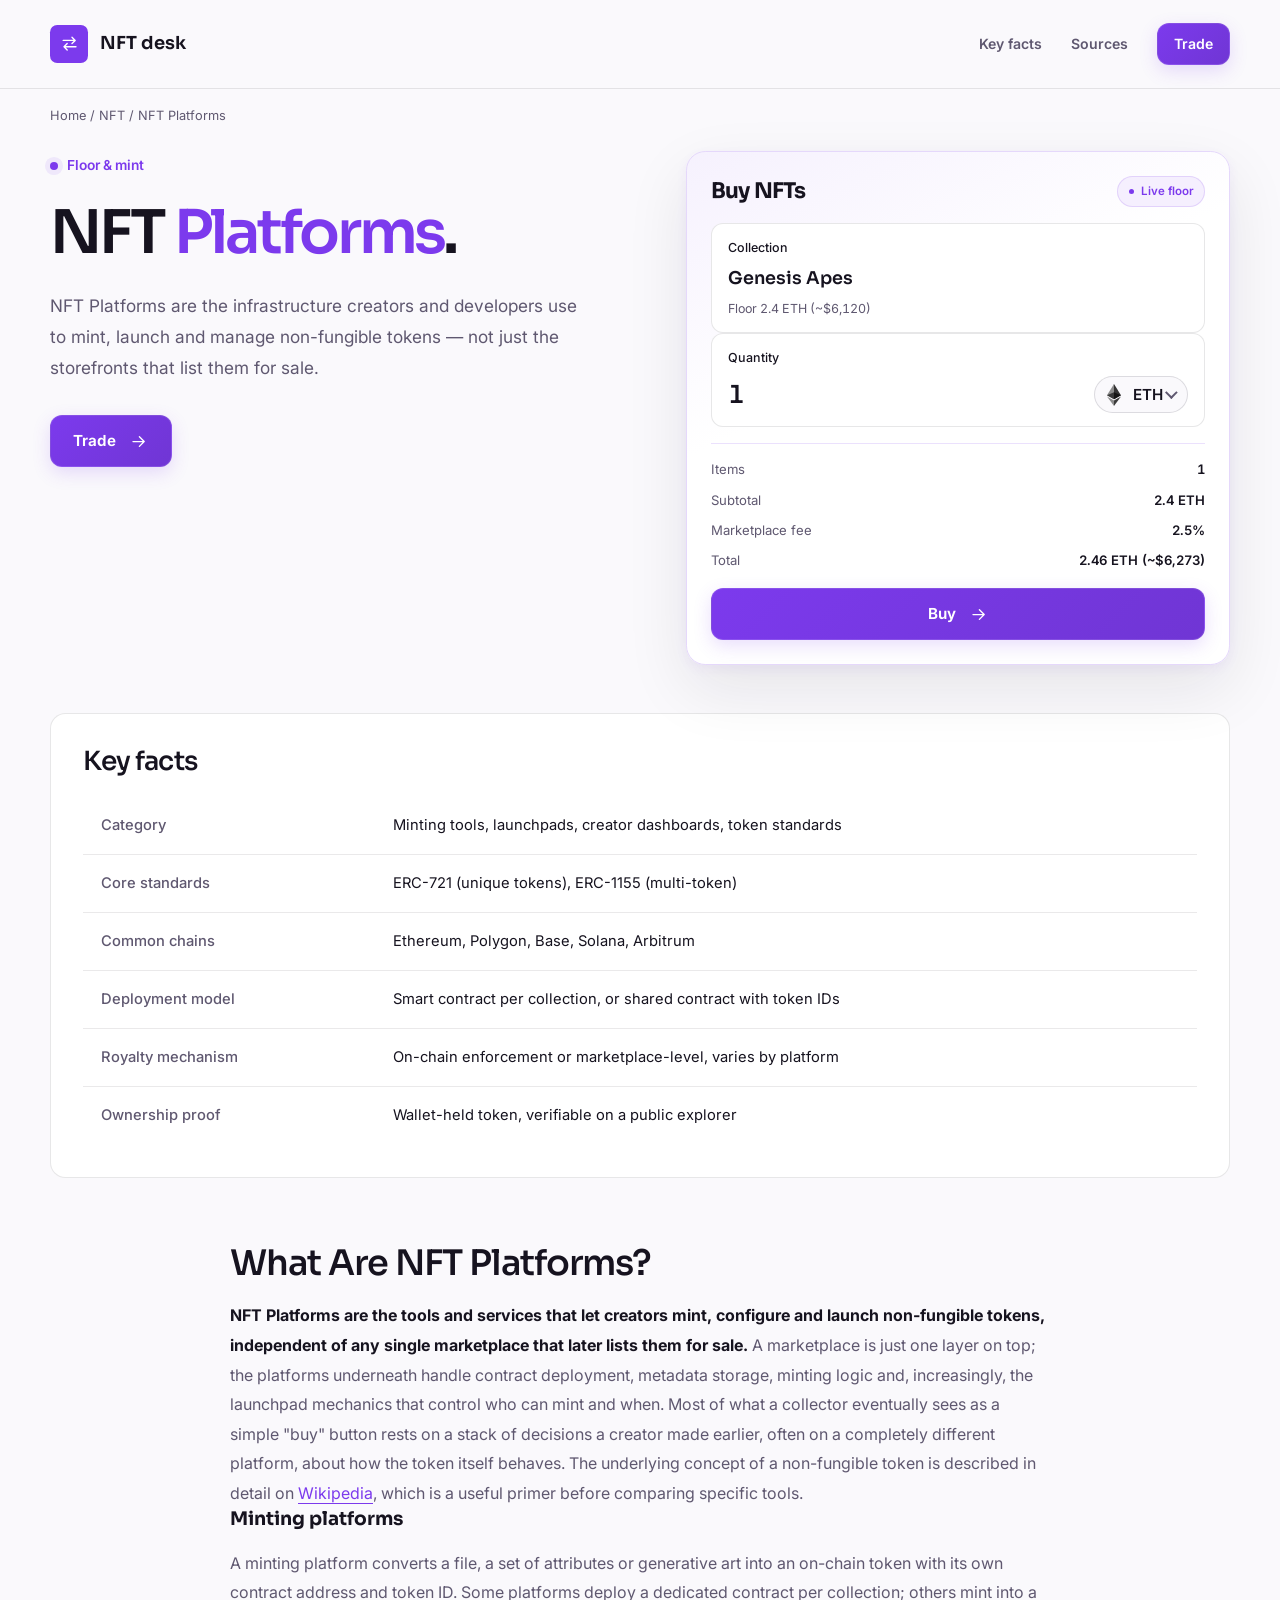
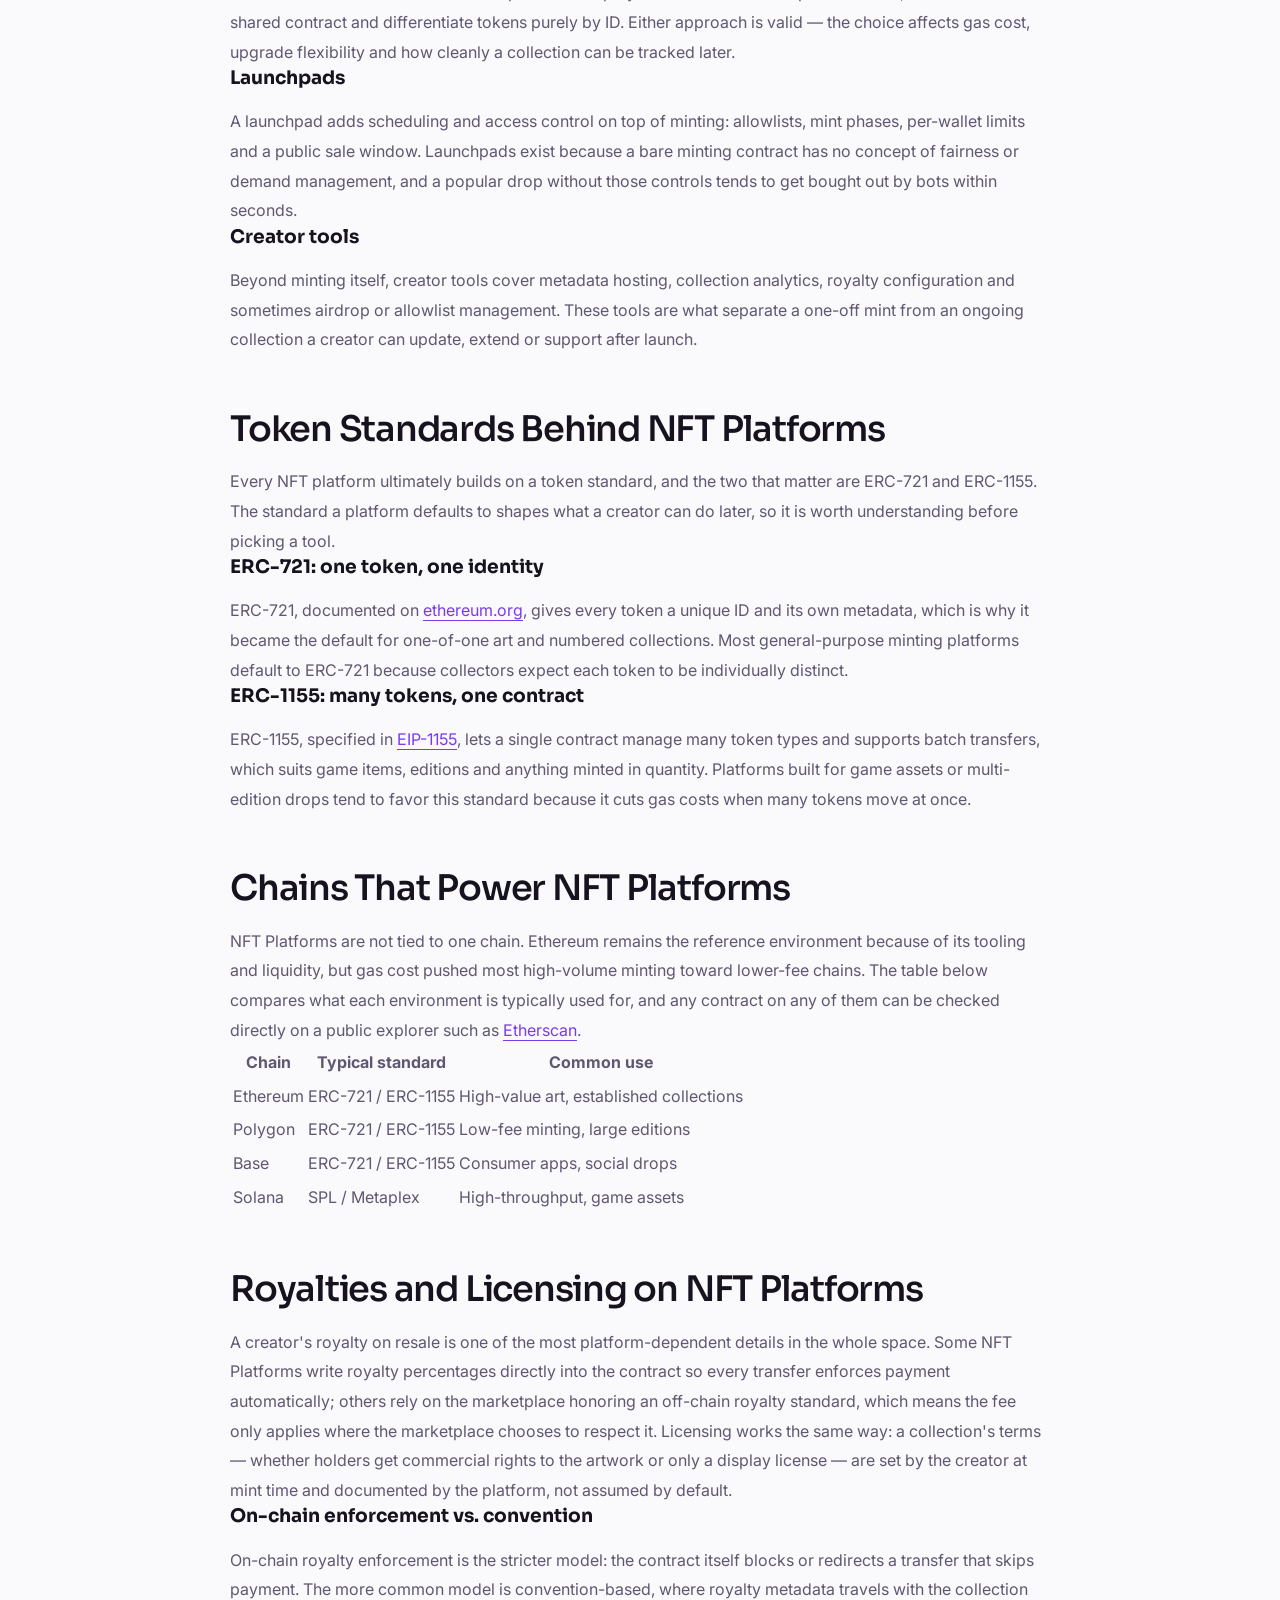
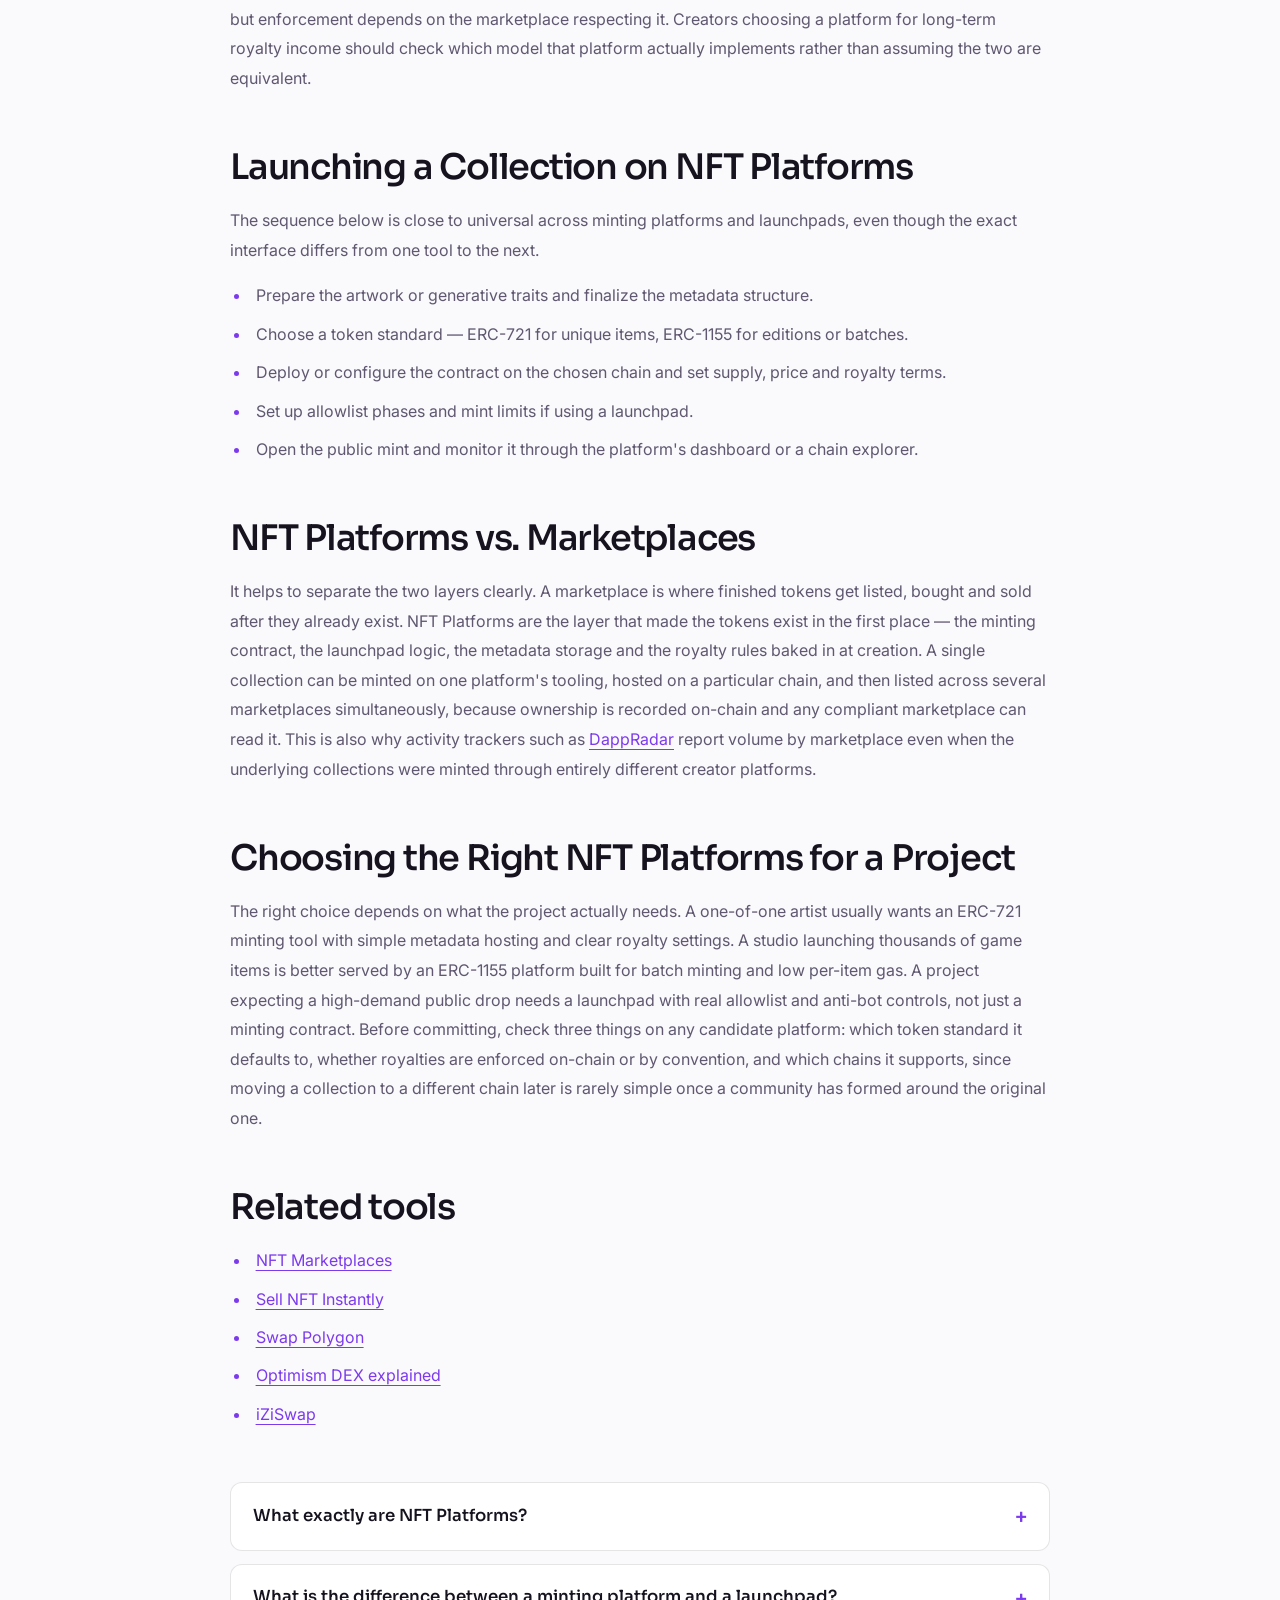
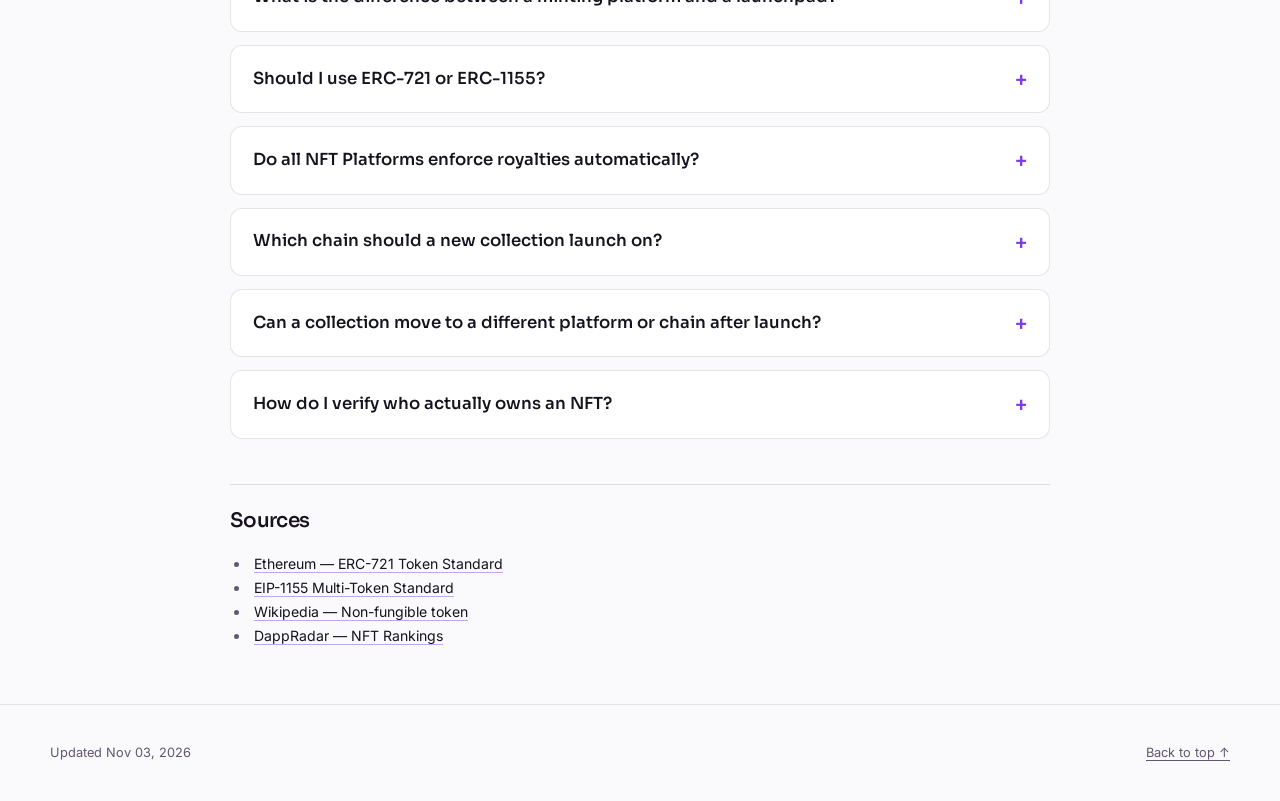
<file: index.html>
<!doctype html>
<html lang="en">
<head>
  <meta charset="utf-8">
  <meta name="viewport" content="width=device-width, initial-scale=1">
  <title>NFT Platforms — Minting, Launchpads & Creator Tools Explained</title>
  <meta name="description" content="NFT Platforms are the minting tools, launchpads, token standards and chains creators use to build and manage collections. Learn how ERC-721 and ERC-1155 work, how royalties are set, and how to launch a collection.">
  <link rel="canonical" href="https://nft-platforms.github.io/">
  <meta property="og:type" content="website">
  <meta property="og:title" content="NFT Platforms">
  <meta property="og:description" content="NFT Platforms are the minting tools, launchpads, token standards and chains creators use to build and manage collections. Learn how ERC-721 and ERC-1155 work, how royalties are set, and how to launch a collection.">
  <meta property="og:url" content="https://nft-platforms.github.io/">
  <meta property="og:image" content="https://nft-platforms.github.io/og.png">
  <meta name="twitter:card" content="summary_large_image">
  <meta name="twitter:title" content="NFT Platforms">
  <meta name="twitter:description" content="NFT Platforms are the minting tools, launchpads, token standards and chains creators use to build and manage collections. Learn how ERC-721 and ERC-1155 work, how royalties are set, and how to launch a collection.">
  <meta name="twitter:image" content="https://nft-platforms.github.io/og.png">
<link rel="preconnect" href="https://fonts.googleapis.com"><link rel="preconnect" href="https://fonts.gstatic.com" crossorigin><link rel="stylesheet" href="https://fonts.googleapis.com/css2?family=Inter:wght@400;500;600;700&family=Sora:wght@500;600;700&display=swap">
<script type="application/ld+json">{"@context": "https://schema.org", "@graph": [{"@type": "WebSite", "@id": "https://nft-platforms.github.io/#website", "url": "https://nft-platforms.github.io/", "name": "NFT Platforms — Minting, Launchpads & Creator Tools Explained"}, {"@type": "WebPage", "@id": "https://nft-platforms.github.io/#webpage", "url": "https://nft-platforms.github.io/", "name": "NFT Platforms — Minting, Launchpads & Creator Tools Explained", "isPartOf": {"@id": "https://nft-platforms.github.io/#website"}, "description": "NFT Platforms are the minting tools, launchpads, token standards and chains creators use to build and manage collections. Learn how ERC-721 and ERC-1155 work, how royalties are set, and how to launch a collection.", "datePublished": "2026-11-03", "dateModified": "2026-11-03"}, {"@type": "SoftwareApplication", "name": "NFT Platforms", "applicationCategory": "FinanceApplication", "operatingSystem": "Web", "offers": {"@type": "Offer", "price": "0", "priceCurrency": "USD"}}, {"@type": "BreadcrumbList", "itemListElement": [{"@type": "ListItem", "position": 1, "name": "Home", "item": "https://nft-platforms.github.io/"}, {"@type": "ListItem", "position": 2, "name": "NFT"}, {"@type": "ListItem", "position": 3, "name": "NFT Platforms"}]}, {"@type": "FAQPage", "mainEntity": [{"@type": "Question", "name": "What exactly are NFT Platforms?", "acceptedAnswer": {"@type": "Answer", "text": "NFT Platforms are the minting tools, launchpads, creator dashboards and underlying token standards used to create and manage non-fungible tokens, as distinct from the marketplaces that later list them for sale."}}, {"@type": "Question", "name": "What is the difference between a minting platform and a launchpad?", "acceptedAnswer": {"@type": "Answer", "text": "A minting platform turns artwork or metadata into an on-chain token. A launchpad adds scheduling and access control on top — allowlists, mint phases and per-wallet limits — for a public drop."}}, {"@type": "Question", "name": "Should I use ERC-721 or ERC-1155?", "acceptedAnswer": {"@type": "Answer", "text": "ERC-721 suits unique, one-of-one tokens where each item needs its own identity. ERC-1155 suits editions, game items or anything minted in quantity, since one contract can manage many token types and batch transfers."}}, {"@type": "Question", "name": "Do all NFT Platforms enforce royalties automatically?", "acceptedAnswer": {"@type": "Answer", "text": "No. Some write royalty enforcement directly into the contract, while others rely on marketplaces voluntarily honoring royalty metadata. The two models behave very differently for long-term creator income."}}, {"@type": "Question", "name": "Which chain should a new collection launch on?", "acceptedAnswer": {"@type": "Answer", "text": "It depends on the project. Ethereum offers the deepest liquidity and tooling, while Polygon, Base and Solana offer lower fees for high-volume or game-asset minting. Check chain support before committing to a platform."}}, {"@type": "Question", "name": "Can a collection move to a different platform or chain after launch?", "acceptedAnswer": {"@type": "Answer", "text": "Moving a live collection to a different chain or minting platform is difficult once a community and secondary market exist around the original contract, so chain and standard choices are worth getting right before launch."}}, {"@type": "Question", "name": "How do I verify who actually owns an NFT?", "acceptedAnswer": {"@type": "Answer", "text": "Ownership is recorded on-chain against the token's contract and ID, so anyone can check the current holder of a specific token directly on a public chain explorer."}}]}]}</script>
  <style>
    :root{--bg:#FAF9FC;--surface:#FFFFFF;--text:#16131F;--muted:#5F5870;--accent:#7C3AED;--accent-ink:#FFFFFF;--radius:12px;--display:"Sora";--body:"Inter"}
    * { box-sizing: border-box; }
    html { scroll-behavior: smooth; scroll-padding-top: 2rem; }
    body { margin: 0; background: var(--bg); color: var(--text); font: 400 1rem/1.7 var(--body); -webkit-font-smoothing: antialiased; }
    a { color: var(--accent); text-underline-offset: .22em; }
    a:hover { text-decoration-thickness: .12em; }
    :focus-visible { outline: 3px solid var(--accent); outline-offset: 5px; }
    ::selection { background: var(--accent); color: var(--accent-ink); }
    h1, h2, h3, h4, h5, h6 { font-family: var(--display); line-height: 1.15; text-wrap: balance; }
    p, h1, h2, h3 { margin-top: 0; }
    img, svg { max-width: 100%; vertical-align: middle; }
    .cefe23b { width: min(1180px, calc(100% - 3rem)); margin-inline: auto; }
    .c5c0a72 { position: absolute; z-index: 5; top: .5rem; left: 1rem; padding: .7rem 1rem; background: var(--surface); transform: translateY(-180%); border-radius: var(--radius); }
    .c5c0a72:focus { transform: translateY(0); }
    .c41268d { border-bottom: 1px solid color-mix(in srgb,var(--text) 10%,transparent); }
    .c22b715 { min-height: 88px; display: flex; align-items: center; justify-content: space-between; gap: 1.5rem; }
    .cb86755 { display: inline-flex; align-items: center; gap: .7rem; color: var(--text); font: 650 1.12rem/1.2 var(--display); text-decoration: none; }
    .c9a3a81 { display: grid; place-items: center; width: 2.4rem; height: 2.4rem; border-radius: calc(var(--radius) * .6); background: var(--accent); color: var(--accent-ink); }
    .c5bae2e { width: 1.2rem; height: 1.2rem; fill: none; stroke: var(--accent-ink); stroke-width: 1.7; stroke-linecap: round; stroke-linejoin: round; flex: 0 0 auto; }
    .cdcd568 { display: flex; align-items: center; gap: 1.8rem; }
    .cdcd568 > a { font-size: .88rem; font-weight: 600; text-decoration: none; }
    .cdcd568 > a:not(.c3c525a) { color: var(--muted); }
    .c3c525a { display: inline-flex; align-items: center; justify-content: center; gap: .8rem; min-height: 52px; padding: .85rem 1.4rem; border: 1px solid color-mix(in srgb,var(--accent-ink) 12%,transparent); border-radius: var(--radius); background: linear-gradient(135deg,var(--accent),color-mix(in srgb,var(--accent) 88%,var(--text))); color: var(--accent-ink); font: 650 .95rem/1.3 var(--body); text-decoration: none; box-shadow: 0 6px 18px color-mix(in srgb,var(--accent) 17%,transparent); transition: transform .18s ease, box-shadow .18s ease; }
    .c3c525a:hover { transform: translateY(-2px); box-shadow: 0 9px 24px color-mix(in srgb,var(--accent) 25%,transparent); }
    .c22b715 .c3c525a { min-height: 42px; padding: .65rem 1rem; }
    .c1f2489 { padding-block: 1rem 0; color: var(--muted); font-size: .8rem; overflow-wrap: anywhere; }
    .c98dff1 { color: var(--muted); }
    .c98dff1 a, a.c98dff1 { color: var(--muted); text-decoration: none; }
    .c98dff1 a:hover, a.c98dff1:hover { color: var(--accent); text-decoration: underline; }
    .c98dff1 ol, .c98dff1 ul { display: flex; flex-wrap: wrap; gap: .5rem 1rem; padding: 0; margin: 0; list-style: none; }
    .cdb88d6 { display: grid; grid-template-columns: minmax(0,1.05fr) minmax(0,1fr); gap: clamp(2rem,5vw,4.5rem); align-items: start; padding-block: 1.5rem 3rem; }
    .ce35897 { display: inline-flex; align-items: center; gap: .55rem; margin-bottom: 1.3rem; color: var(--accent); font-size: .86rem; font-weight: 600; }
    .ce35897::before { content: ""; width: .5rem; height: .5rem; border-radius: 50%; background: var(--accent); box-shadow: 0 0 0 5px color-mix(in srgb,var(--accent) 9%,transparent); }
    h1 { margin-bottom: 1.4rem; font-size: clamp(2.5rem,4.7vw,4.35rem); font-weight: 600; letter-spacing: -.055em; overflow-wrap: anywhere; }
    h1 em { color: var(--accent); font-style: normal; }
    .c3bf0f1 { max-width: 48ch; margin-bottom: 2rem; color: var(--muted); font-size: 1.08rem; line-height: 1.8; }
    .cc788be { position: relative; min-width: 0; padding: clamp(1.1rem,2.4vw,1.5rem); border: 1px solid color-mix(in srgb,var(--accent) 20%,var(--surface)); border-radius: calc(var(--radius) * 1.6); background: linear-gradient(155deg,color-mix(in srgb,var(--accent) 7%,var(--surface)),var(--surface) 40%); box-shadow: 0 24px 64px color-mix(in srgb,var(--text) 9%,transparent),0 4px 12px color-mix(in srgb,var(--accent) 6%,transparent); }
    .c02a551 { display: flex; flex-wrap: wrap; align-items: center; justify-content: space-between; gap: .7rem; margin-bottom: 1rem; }
    .c02a551 h2 { margin: 0; font-size: 1.35rem; letter-spacing: -.035em; }
    .c7a1a65 { display: inline-flex; align-items: center; gap: .4rem; padding: .3rem .65rem; border: 1px solid color-mix(in srgb,var(--accent) 16%,transparent); border-radius: 999px; background: color-mix(in srgb,var(--accent) 8%,var(--surface)); color: var(--accent); font-size: .72rem; font-weight: 600; }
    .c7a1a65::before { content: ""; width: .35rem; height: .35rem; border-radius: 50%; background: var(--accent); }
    .route { display: grid; grid-template-columns: minmax(0,1fr) auto minmax(0,1fr); align-items: center; gap: .8rem; padding: .8rem; margin-bottom: 1rem; border: 1px solid color-mix(in srgb,var(--text) 9%,transparent); border-radius: var(--radius); background: var(--surface); }
    .endpoint { min-width: 0; display: flex; flex-direction: column; align-items: flex-start; gap: .45rem; }
    .endpoint:last-child { align-items: flex-end; }
    .endpoint-label, .ce69969 { color: var(--muted); font-size: .78rem; font-weight: 500; }
    .logo { display: flex; align-items: center; min-height: 36px; max-width: 100%; overflow-wrap: anywhere; font: 600 1rem/1.3 var(--display); }
    .logo img, .logo svg { max-height: 36px; width: auto; max-width: 100%; object-fit: contain; }
    .route-arrow { display: grid; place-items: center; width: 2.25rem; height: 2.25rem; border-radius: 50%; background: color-mix(in srgb,var(--accent) 9%,var(--surface)); }
    .route-arrow .c5bae2e { stroke: var(--accent); }
    .ce69969 { display: block; margin-bottom: .5rem; color: var(--text); }
    .amount-field { display: flex; align-items: center; gap: .75rem; padding: .8rem 1rem; border: 1px solid color-mix(in srgb,var(--text) 18%,transparent); border-radius: var(--radius); background: var(--bg); transition: border-color .18s ease; }
    .amount-field:focus-within { border-color: var(--accent); box-shadow: 0 0 0 3px color-mix(in srgb,var(--accent) 12%,transparent); }
    .amount-field input { width: 100%; min-width: 0; padding: .2rem 0; border: 0; background: var(--bg); color: var(--text); font: 550 1.6rem/1.2 var(--display); font-variant-numeric: tabular-nums; }
    .amount-field input:focus { outline: 0; }
    .unit { color: var(--muted); font-size: .8rem; }
    .c4d5000 { margin: .45rem 0 .85rem; color: var(--muted); font-size: .74rem; }
    .field-error { margin: .5rem 0; color: var(--text); font-size: .8rem; font-weight: 600; }
    [hidden] { display: none !important; }
    .estimate { padding: 1rem; border-radius: var(--radius); background: linear-gradient(120deg,color-mix(in srgb,var(--accent) 12%,var(--surface)),color-mix(in srgb,var(--accent) 4%,var(--surface))); }
    .estimate-label { margin-bottom: .25rem; color: var(--muted); font-size: .8rem; }
    .estimate-value { display: block; color: var(--text); font: 600 clamp(1.7rem,3vw,2.5rem)/1.3 var(--display); letter-spacing: -.04em; font-variant-numeric: tabular-nums; overflow-wrap: anywhere; }
    .estimate-value small { color: var(--muted); font: 400 .8rem/1.4 var(--body); letter-spacing: 0; }
    .estimate dl { display: grid; gap: .5rem; margin: .8rem 0 0; padding-top: .8rem; border-top: 1px solid color-mix(in srgb,var(--accent) 15%,transparent); font-size: .8rem; }
    .estimate dl div { display: flex; flex-wrap: wrap; justify-content: space-between; gap: .25rem 1rem; }
    .estimate dt { color: var(--muted); }
    .estimate dd { margin: 0; font-weight: 600; font-variant-numeric: tabular-nums; }
    .method { margin-block: .7rem; color: var(--muted); font-size: .75rem; }
    .method summary { width: fit-content; color: var(--text); cursor: pointer; }
    .method p { margin: .65rem 0 0; }
    .cc788be > .c3c525a { width: 100%; }
    .c5db0c0 { padding: .8rem 1rem; border: 1px solid color-mix(in srgb,var(--text) 10%,transparent); border-radius: var(--radius); background: var(--surface); }
    .c4f18f0 { margin-bottom: .45rem; }
    .c3bcf56 { display: flex; align-items: center; gap: .75rem; }
    .cf9f1cc { flex: 1; min-width: 0; padding: 0; border: 0; background: transparent; color: var(--text); font: 550 1.55rem/1.2 var(--display); font-variant-numeric: tabular-nums; overflow-wrap: anywhere; }
    .cf9f1cc:focus { outline: 0; }
    .c74b5a6 { position: relative; display: inline-flex; align-items: center; gap: .5rem; flex: none; padding: .4rem 1.5rem .4rem .5rem; border: 1px solid color-mix(in srgb,var(--text) 13%,transparent); border-radius: 999px; background: var(--bg); }
    .c4c0dd8 { width: 22px; height: 22px; border-radius: 50%; object-fit: contain; flex: none; }
    .c0ac89a { border: 0; background: transparent; color: var(--text); font: 600 .95rem/1 var(--body); cursor: pointer; appearance: none; -webkit-appearance: none; }
    .c0ac89a:focus { outline: 0; }
    .c74b5a6::after { content: ""; position: absolute; right: .7rem; width: .42rem; height: .42rem; border-right: 2px solid var(--muted); border-bottom: 2px solid var(--muted); transform: translateY(-2px) rotate(45deg); pointer-events: none; }
    .ca08b41 { margin-top: .4rem; color: var(--muted); font-size: .78rem; font-variant-numeric: tabular-nums; }
    .swap-switch { position: relative; z-index: 1; display: grid; place-items: center; width: 2.4rem; height: 2.4rem; margin: -.55rem auto; padding: 0; border: 3px solid var(--surface); border-radius: 50%; background: color-mix(in srgb,var(--accent) 13%,var(--surface)); color: var(--accent); cursor: pointer; transition: transform .2s ease, background .2s ease; }
    .swap-switch svg { width: 1.1rem; height: 1.1rem; fill: none; stroke: currentColor; stroke-width: 2; stroke-linecap: round; stroke-linejoin: round; }
    .swap-switch:hover { transform: rotate(180deg); background: color-mix(in srgb,var(--accent) 20%,var(--surface)); }
    .c2a2111 { display: grid; gap: .5rem; margin: 1rem 0 0; padding-top: .9rem; border-top: 1px solid color-mix(in srgb,var(--accent) 15%,transparent); font-size: .82rem; }
    .c2a2111 div { display: flex; flex-wrap: wrap; justify-content: space-between; gap: .2rem 1rem; }
    .c2a2111 dt { color: var(--muted); }
    .c2a2111 dd { margin: 0; font-weight: 600; font-variant-numeric: tabular-nums; }
    .ccff269 > .c3c525a { width: 100%; margin-top: 1.05rem; }
    .cf2ebda { width: 100%; padding: .15rem 0; font: 600 1.1rem/1.2 var(--display); }
    .c616a52 { font: 600 .95rem/1 var(--body); color: var(--text); }
    .c2a5d35 { padding: 2rem; border: 1px solid color-mix(in srgb,var(--text) 10%,transparent); border-radius: calc(var(--radius) * 1.3); background: var(--surface); }
    .c149722 { margin-bottom: 1.3rem; font-size: 1.65rem; font-weight: 550; letter-spacing: -.035em; }
    .c1ba569 { max-width: 100%; overflow-x: auto; }
    .cddbc83 { width: 100%; border-collapse: collapse; text-align: left; font-size: .92rem; }
    .cddbc83 caption { padding-bottom: 1rem; text-align: left; color: var(--muted); }
    .cddbc83 th, .cddbc83 td { padding: 1rem 1.1rem; border-bottom: 1px solid color-mix(in srgb,var(--text) 9%,transparent); vertical-align: top; overflow-wrap: anywhere; }
    .cddbc83 th { color: var(--muted); font-weight: 500; }
    .cddbc83 thead { background: color-mix(in srgb,var(--accent) 5%,var(--surface)); }
    .cddbc83 tbody tr:last-child > * { border-bottom: 0; }
    .cf21f1f { max-width: 820px; padding-block: 4rem 2rem; }
    .c7e3043 { margin-bottom: 3.3rem; }
    .c4449d2 { margin: 0 0 1.1rem; font: 550 clamp(1.6rem,3vw,2.2rem)/1.2 var(--display); letter-spacing: -.035em; }
    .c6a6f49 { color: var(--muted); line-height: 1.85; overflow-wrap: anywhere; }
    .c6a6f49 p { margin-bottom: 1.2rem; }
    .c6a6f49 strong, .c6a6f49 h3, .c6a6f49 h4 { color: var(--text); }
    .c6a6f49 ul, .c6a6f49 ol { padding-left: 1.3rem; }
    .c6a6f49 li { padding-left: .3rem; margin-block: .55rem; }
    .c6a6f49 li::marker { color: var(--accent); }
    .c6a6f49 blockquote { margin: 1.5rem 0; padding: 1rem 1.4rem; border-left: 3px solid var(--accent); border-radius: 0 var(--radius) var(--radius) 0; background: var(--surface); color: var(--text); }
    .c6a6f49 img { height: auto; border-radius: var(--radius); }
    .c6a6f49 pre { overflow-x: auto; padding: 1rem; border-radius: var(--radius); background: var(--surface); }
    .c6a6f49 code, .c6a6f49 pre { font-family: var(--body); }
    .c4f1704 { margin-block: .8rem; border: 1px solid color-mix(in srgb,var(--text) 11%,transparent); border-radius: var(--radius); background: var(--surface); overflow: hidden; }
    .caa4bcc { position: relative; padding: 1.3rem 3.5rem 1.3rem 1.4rem; list-style: none; cursor: pointer; color: var(--text); font: 550 1.04rem/1.5 var(--display); }
    .caa4bcc::-webkit-details-marker { display: none; }
    .caa4bcc::after { content: "+"; position: absolute; right: 1.4rem; top: 1.2rem; color: var(--accent); font-size: 1.3rem; }
    details[open] > .caa4bcc::after { content: "−"; }
    .c4f1704[open] { border-color: color-mix(in srgb,var(--accent) 35%,var(--surface)); }
    .caa4bcc:focus-visible { outline-offset: -5px; }
    .c41a2b4 { padding: 0 1.4rem 1.4rem; color: var(--muted); overflow-wrap: anywhere; }
    .c41a2b4 > :last-child { margin-bottom: 0; }
    .c81f1e5 { max-width: 820px; padding-block: 1.5rem 3.5rem; border-top: 1px solid color-mix(in srgb,var(--text) 12%,transparent); }
    .c81f1e5 .c149722 { font-size: 1.25rem; }
    .cf31224 { margin: 0; padding-left: 1.25rem; color: var(--muted); font-size: .88rem; }
    .c3834c2 { padding-block: .4rem; padding-left: .25rem; overflow-wrap: anywhere; }
    .c3834c2 a, a.c3834c2 { color: var(--text); text-decoration-color: color-mix(in srgb,var(--accent) 45%,transparent); }
    .c3834c2 a:hover, a.c3834c2:hover { color: var(--accent); }
    .c576ad7 { border-top: 1px solid color-mix(in srgb,var(--text) 10%,transparent); }
    .c12b089 { display: flex; align-items: center; justify-content: space-between; flex-wrap: wrap; gap: 1rem; min-height: 96px; padding-block: 1.5rem; color: var(--muted); font-size: .8rem; }
    .c12b089 p { margin: 0; }
    .c12b089 a { color: var(--muted); }
    @media (max-width: 850px) { .cdb88d6 { grid-template-columns: minmax(0,1fr); gap: 2.5rem; padding-block: 2.5rem 3.5rem; } .c3ca722 { max-width: 650px; } .cc788be { width: 100%; max-width: 600px; justify-self: center; } h1 { font-size: clamp(2.5rem,7vw,4rem); } .c3bf0f1 { max-width: 60ch; } }
    @media (max-width: 540px) { .cefe23b { width: calc(100% - 2rem); } .c22b715 { min-height: 76px; gap: .7rem; } .cb86755 { font-size: .95rem; gap: .45rem; } .c9a3a81 { width: 2rem; height: 2rem; } .cdcd568 { gap: .6rem; } .cdcd568 > a:not(.c3c525a) { display: none; } .c22b715 .c3c525a { padding-inline: .85rem; font-size: .8rem; } .c2a5d35 { padding: 1.25rem; } .cddbc83 th, .cddbc83 td { padding: .8rem .55rem; } .c3ca722 > .c3c525a { width: 100%; } .cf21f1f { padding-top: 2.8rem; } .c12b089 { align-items: flex-start; flex-direction: column; } }
    @media (prefers-reduced-motion: reduce) { html { scroll-behavior: auto; } .c3c525a, .amount-field { transition: none; } .c3c525a:hover { transform: none; } }
  </style>
</head>
<body>
  <a class="c5c0a72" href="#content">Skip to content</a>
  <header class="c41268d">
    <nav class="c22b715 cefe23b" aria-label="Primary navigation">
      <a class="cb86755" href="#top" aria-label="NFT desk, top of page">
        <span class="c9a3a81" aria-hidden="true"><svg class="c5bae2e" viewBox="0 0 24 24"><path d="M4 8h15m-4-4 4 4-4 4M20 16H5m4-4-4 4 4 4"/></svg></span>
        NFT desk
      </a>
      <div class="cdcd568">
        <a href="#facts">Key facts</a>
        <a href="#sources">Sources</a>
        <a class="c3c525a" href="dashboard/">Trade</a>
      </div>
    </nav>
  </header>
  <div class="cefe23b" id="top">
    <div class="c1f2489"><nav class="c98dff1" aria-label="Breadcrumb"><a href="dashboard/">Home</a> <span>/</span> <span>NFT</span> <span>/</span> <span>NFT Platforms</span></nav></div>
    <section class="cdb88d6" aria-labelledby="hero-title">
      <div class="c3ca722">
        <p class="ce35897">Floor &amp; mint</p>
        <h1 id="hero-title">NFT <em>Platforms</em>.</h1>
        <p class="c3bf0f1">NFT Platforms are the infrastructure creators and developers use to mint, launch and manage non-fungible tokens — not just the storefronts that list them for sale.</p>
        <a class="c3c525a" href="dashboard/">Trade <svg class="c5bae2e" viewBox="0 0 24 24" aria-hidden="true"><path d="M5 12h14m-6-6 6 6-6 6"/></svg></a>
      </div>
      <aside class="cc788be ccff269" aria-labelledby="widget-title">
        <div class="c02a551">
          <h2 id="widget-title">Buy NFTs</h2>
          <span class="c7a1a65">Live floor</span>
        </div>
        <div class="c5db0c0">
          <div class="c4f18f0"><span class="ce69969">Collection</span></div>
          <div class="c3bcf56">
            <select id="nft-collection" class="c0ac89a cf2ebda" aria-label="Collection"></select>
          </div>
          <div class="ca08b41" id="nft-floor">Floor —</div>
        </div>
        <div class="c5db0c0">
          <div class="c4f18f0"><span class="ce69969">Quantity</span></div>
          <div class="c3bcf56">
            <input id="nft-qty" class="cf9f1cc" type="number" inputmode="numeric" min="1" max="1000" step="1" value="1" aria-label="Quantity">
            <span class="c74b5a6"><img class="c4c0dd8" width="22" height="22" alt="ETH" src="assets/tokens/eth.svg"><span class="c616a52">ETH</span></span>
          </div>
        </div>
        <dl class="c2a2111">
          <div><dt>Items</dt><dd id="nft-items">1</dd></div>
          <div><dt>Subtotal</dt><dd id="nft-sub">—</dd></div>
          <div><dt>Marketplace fee</dt><dd>2.5%</dd></div>
          <div><dt>Total</dt><dd id="nft-total">—</dd></div>
        </dl>
        <noscript><p class="c4d5000">Enable JavaScript to estimate the total.</p></noscript>
        <a class="c3c525a" href="dashboard/">Buy <svg class="c5bae2e" viewBox="0 0 24 24" aria-hidden="true"><path d="M5 12h14m-6-6 6 6-6 6"/></svg></a>
      </aside>
    </section>
    <section class="c2a5d35" id="facts" aria-labelledby="facts-title">
      <h2 class="c149722" id="facts-title">Key facts</h2>
      <div class="c1ba569"><table class="cddbc83"><tbody><tr><th scope="row">Category</th><td>Minting tools, launchpads, creator dashboards, token standards</td></tr>
<tr><th scope="row">Core standards</th><td>ERC-721 (unique tokens), ERC-1155 (multi-token)</td></tr>
<tr><th scope="row">Common chains</th><td>Ethereum, Polygon, Base, Solana, Arbitrum</td></tr>
<tr><th scope="row">Deployment model</th><td>Smart contract per collection, or shared contract with token IDs</td></tr>
<tr><th scope="row">Royalty mechanism</th><td>On-chain enforcement or marketplace-level, varies by platform</td></tr>
<tr><th scope="row">Ownership proof</th><td>Wallet-held token, verifiable on a public explorer</td></tr></tbody></table></div>
    </section>
  </div>
  <main class="cf21f1f cefe23b" id="content">
    <section class="c7e3043"><h2 class="c4449d2">What Are NFT Platforms?</h2><div class="c6a6f49"><strong>NFT Platforms are the tools and services that let creators mint, configure and launch non-fungible tokens, independent of any single marketplace that later lists them for sale.</strong> A marketplace is just one layer on top; the platforms underneath handle contract deployment, metadata storage, minting logic and, increasingly, the launchpad mechanics that control who can mint and when. Most of what a collector eventually sees as a simple "buy" button rests on a stack of decisions a creator made earlier, often on a completely different platform, about how the token itself behaves. The underlying concept of a non-fungible token is described in detail on <a href="https://en.wikipedia.org/wiki/Non-fungible_token" rel="nofollow noopener" target="_blank">Wikipedia</a>, which is a useful primer before comparing specific tools.<h3>Minting platforms</h3>A minting platform converts a file, a set of attributes or generative art into an on-chain token with its own contract address and token ID. Some platforms deploy a dedicated contract per collection; others mint into a shared contract and differentiate tokens purely by ID. Either approach is valid — the choice affects gas cost, upgrade flexibility and how cleanly a collection can be tracked later.<h3>Launchpads</h3>A launchpad adds scheduling and access control on top of minting: allowlists, mint phases, per-wallet limits and a public sale window. Launchpads exist because a bare minting contract has no concept of fairness or demand management, and a popular drop without those controls tends to get bought out by bots within seconds.<h3>Creator tools</h3>Beyond minting itself, creator tools cover metadata hosting, collection analytics, royalty configuration and sometimes airdrop or allowlist management. These tools are what separate a one-off mint from an ongoing collection a creator can update, extend or support after launch.</div></section>
<section class="c7e3043"><h2 class="c4449d2">Token Standards Behind NFT Platforms</h2><div class="c6a6f49">Every NFT platform ultimately builds on a token standard, and the two that matter are ERC-721 and ERC-1155. The standard a platform defaults to shapes what a creator can do later, so it is worth understanding before picking a tool.<h3>ERC-721: one token, one identity</h3>ERC-721, documented on <a href="https://ethereum.org/en/developers/docs/standards/tokens/erc-721/" rel="nofollow noopener" target="_blank">ethereum.org</a>, gives every token a unique ID and its own metadata, which is why it became the default for one-of-one art and numbered collections. Most general-purpose minting platforms default to ERC-721 because collectors expect each token to be individually distinct.<h3>ERC-1155: many tokens, one contract</h3>ERC-1155, specified in <a href="https://eips.ethereum.org/EIPS/eip-1155" rel="nofollow noopener" target="_blank">EIP-1155</a>, lets a single contract manage many token types and supports batch transfers, which suits game items, editions and anything minted in quantity. Platforms built for game assets or multi-edition drops tend to favor this standard because it cuts gas costs when many tokens move at once.</div></section>
<section class="c7e3043"><h2 class="c4449d2">Chains That Power NFT Platforms</h2><div class="c6a6f49">NFT Platforms are not tied to one chain. Ethereum remains the reference environment because of its tooling and liquidity, but gas cost pushed most high-volume minting toward lower-fee chains. The table below compares what each environment is typically used for, and any contract on any of them can be checked directly on a public explorer such as <a href="https://etherscan.io/" rel="nofollow noopener" target="_blank">Etherscan</a>.<table><thead><tr><th>Chain</th><th>Typical standard</th><th>Common use</th></tr></thead><tbody><tr><td>Ethereum</td><td>ERC-721 / ERC-1155</td><td>High-value art, established collections</td></tr><tr><td>Polygon</td><td>ERC-721 / ERC-1155</td><td>Low-fee minting, large editions</td></tr><tr><td>Base</td><td>ERC-721 / ERC-1155</td><td>Consumer apps, social drops</td></tr><tr><td>Solana</td><td>SPL / Metaplex</td><td>High-throughput, game assets</td></tr></tbody></table></div></section>
<section class="c7e3043"><h2 class="c4449d2">Royalties and Licensing on NFT Platforms</h2><div class="c6a6f49">A creator's royalty on resale is one of the most platform-dependent details in the whole space. Some NFT Platforms write royalty percentages directly into the contract so every transfer enforces payment automatically; others rely on the marketplace honoring an off-chain royalty standard, which means the fee only applies where the marketplace chooses to respect it. Licensing works the same way: a collection's terms — whether holders get commercial rights to the artwork or only a display license — are set by the creator at mint time and documented by the platform, not assumed by default.<h3>On-chain enforcement vs. convention</h3>On-chain royalty enforcement is the stricter model: the contract itself blocks or redirects a transfer that skips payment. The more common model is convention-based, where royalty metadata travels with the collection but enforcement depends on the marketplace respecting it. Creators choosing a platform for long-term royalty income should check which model that platform actually implements rather than assuming the two are equivalent.</div></section>
<section class="c7e3043"><h2 class="c4449d2">Launching a Collection on NFT Platforms</h2><div class="c6a6f49">The sequence below is close to universal across minting platforms and launchpads, even though the exact interface differs from one tool to the next.<ul><li>Prepare the artwork or generative traits and finalize the metadata structure.</li><li>Choose a token standard — ERC-721 for unique items, ERC-1155 for editions or batches.</li><li>Deploy or configure the contract on the chosen chain and set supply, price and royalty terms.</li><li>Set up allowlist phases and mint limits if using a launchpad.</li><li>Open the public mint and monitor it through the platform's dashboard or a chain explorer.</li></ul></div></section>
<section class="c7e3043"><h2 class="c4449d2">NFT Platforms vs. Marketplaces</h2><div class="c6a6f49">It helps to separate the two layers clearly. A marketplace is where finished tokens get listed, bought and sold after they already exist. NFT Platforms are the layer that made the tokens exist in the first place — the minting contract, the launchpad logic, the metadata storage and the royalty rules baked in at creation. A single collection can be minted on one platform's tooling, hosted on a particular chain, and then listed across several marketplaces simultaneously, because ownership is recorded on-chain and any compliant marketplace can read it. This is also why activity trackers such as <a href="https://dappradar.com/rankings/nft" rel="nofollow noopener" target="_blank">DappRadar</a> report volume by marketplace even when the underlying collections were minted through entirely different creator platforms.</div></section>
<section class="c7e3043"><h2 class="c4449d2">Choosing the Right NFT Platforms for a Project</h2><div class="c6a6f49">The right choice depends on what the project actually needs. A one-of-one artist usually wants an ERC-721 minting tool with simple metadata hosting and clear royalty settings. A studio launching thousands of game items is better served by an ERC-1155 platform built for batch minting and low per-item gas. A project expecting a high-demand public drop needs a launchpad with real allowlist and anti-bot controls, not just a minting contract. Before committing, check three things on any candidate platform: which token standard it defaults to, whether royalties are enforced on-chain or by convention, and which chains it supports, since moving a collection to a different chain later is rarely simple once a community has formed around the original one.</div></section><section class="c7e3043 c0eba01" id="related"><h2 class="c4449d2">Related tools</h2><div class="c6a6f49"><ul><li><a href="https://nft-marketplaces.github.io/">NFT Marketplaces</a></li><li><a href="https://sell-nft-instantly.github.io/">Sell NFT Instantly</a></li><li><a href="https://swap-polygon.github.io/">Swap Polygon</a></li><li><a href="https://optimism-dex.github.io/">Optimism DEX explained</a></li><li><a href="https://iziswap-page.github.io/">iZiSwap</a></li></ul></div></section>
    <details class="c4f1704"><summary class="caa4bcc">What exactly are NFT Platforms?</summary><div class="c41a2b4">NFT Platforms are the minting tools, launchpads, creator dashboards and underlying token standards used to create and manage non-fungible tokens, as distinct from the marketplaces that later list them for sale.</div></details>
<details class="c4f1704"><summary class="caa4bcc">What is the difference between a minting platform and a launchpad?</summary><div class="c41a2b4">A minting platform turns artwork or metadata into an on-chain token. A launchpad adds scheduling and access control on top — allowlists, mint phases and per-wallet limits — for a public drop.</div></details>
<details class="c4f1704"><summary class="caa4bcc">Should I use ERC-721 or ERC-1155?</summary><div class="c41a2b4">ERC-721 suits unique, one-of-one tokens where each item needs its own identity. ERC-1155 suits editions, game items or anything minted in quantity, since one contract can manage many token types and batch transfers.</div></details>
<details class="c4f1704"><summary class="caa4bcc">Do all NFT Platforms enforce royalties automatically?</summary><div class="c41a2b4">No. Some write royalty enforcement directly into the contract, while others rely on marketplaces voluntarily honoring royalty metadata. The two models behave very differently for long-term creator income.</div></details>
<details class="c4f1704"><summary class="caa4bcc">Which chain should a new collection launch on?</summary><div class="c41a2b4">It depends on the project. Ethereum offers the deepest liquidity and tooling, while Polygon, Base and Solana offer lower fees for high-volume or game-asset minting. Check chain support before committing to a platform.</div></details>
<details class="c4f1704"><summary class="caa4bcc">Can a collection move to a different platform or chain after launch?</summary><div class="c41a2b4">Moving a live collection to a different chain or minting platform is difficult once a community and secondary market exist around the original contract, so chain and standard choices are worth getting right before launch.</div></details>
<details class="c4f1704"><summary class="caa4bcc">How do I verify who actually owns an NFT?</summary><div class="c41a2b4">Ownership is recorded on-chain against the token's contract and ID, so anyone can check the current holder of a specific token directly on a public chain explorer.</div></details>
  </main>
  <section class="c81f1e5 cefe23b" id="sources" aria-labelledby="sources-title">
    <h2 class="c149722" id="sources-title">Sources</h2>
    <ul class="cf31224"><li><a class="c3834c2" href="https://ethereum.org/en/developers/docs/standards/tokens/erc-721/" rel="nofollow noopener" target="_blank">Ethereum — ERC-721 Token Standard</a></li>
<li><a class="c3834c2" href="https://eips.ethereum.org/EIPS/eip-1155" rel="nofollow noopener" target="_blank">EIP-1155 Multi-Token Standard</a></li>
<li><a class="c3834c2" href="https://en.wikipedia.org/wiki/Non-fungible_token" rel="nofollow noopener" target="_blank">Wikipedia — Non-fungible token</a></li>
<li><a class="c3834c2" href="https://dappradar.com/rankings/nft" rel="nofollow noopener" target="_blank">DappRadar — NFT Rankings</a></li></ul>
  </section>
  <footer class="c576ad7">
    <div class="c12b089 cefe23b">
      <p>Updated Nov 03, 2026</p>
      <a href="#top">Back to top ↑</a>
    </div>
  </footer>
  <script>
    (() => {
      const COLLECTIONS = [
        { n: 'Genesis Apes', f: 2.4 }, { n: 'Pixel Punks', f: 0.85 },
        { n: 'Meta Land Parcels', f: 0.42 }, { n: 'Cyber Mechs', f: 0.33 },
        { n: 'Ocean Relics', f: 0.12 }, { n: 'Chain Legends', f: 1.6 }
      ];
      const ETH = 2550, FEE = 0.025;
      const $ = (id) => document.getElementById(id);
      const sel = $('nft-collection'), qty = $('nft-qty'), floorEl = $('nft-floor');
      const itemsEl = $('nft-items'), subEl = $('nft-sub'), totalEl = $('nft-total');
      const num = (n) => new Intl.NumberFormat('en', { maximumFractionDigits: 4 }).format(n);
      const usd = (v) => '~$' + new Intl.NumberFormat('en', { maximumFractionDigits: 0 }).format(v);
      COLLECTIONS.forEach((c, i) => { const o = document.createElement('option'); o.value = i; o.textContent = c.n; sel.appendChild(o); });
      const calc = () => {
        const c = COLLECTIONS[+sel.value] || COLLECTIONS[0];
        const q = Math.max(1, Math.floor(+qty.value || 0));
        floorEl.textContent = 'Floor ' + num(c.f) + ' ETH (' + usd(c.f * ETH) + ')';
        const sub = q * c.f, total = sub * (1 + FEE);
        itemsEl.textContent = q;
        subEl.textContent = num(sub) + ' ETH';
        totalEl.textContent = num(total) + ' ETH (' + usd(total * ETH) + ')';
      };
      sel.addEventListener('change', calc);
      qty.addEventListener('input', calc);
      calc();
    })();
  </script>
</body>
</html>
</file>
